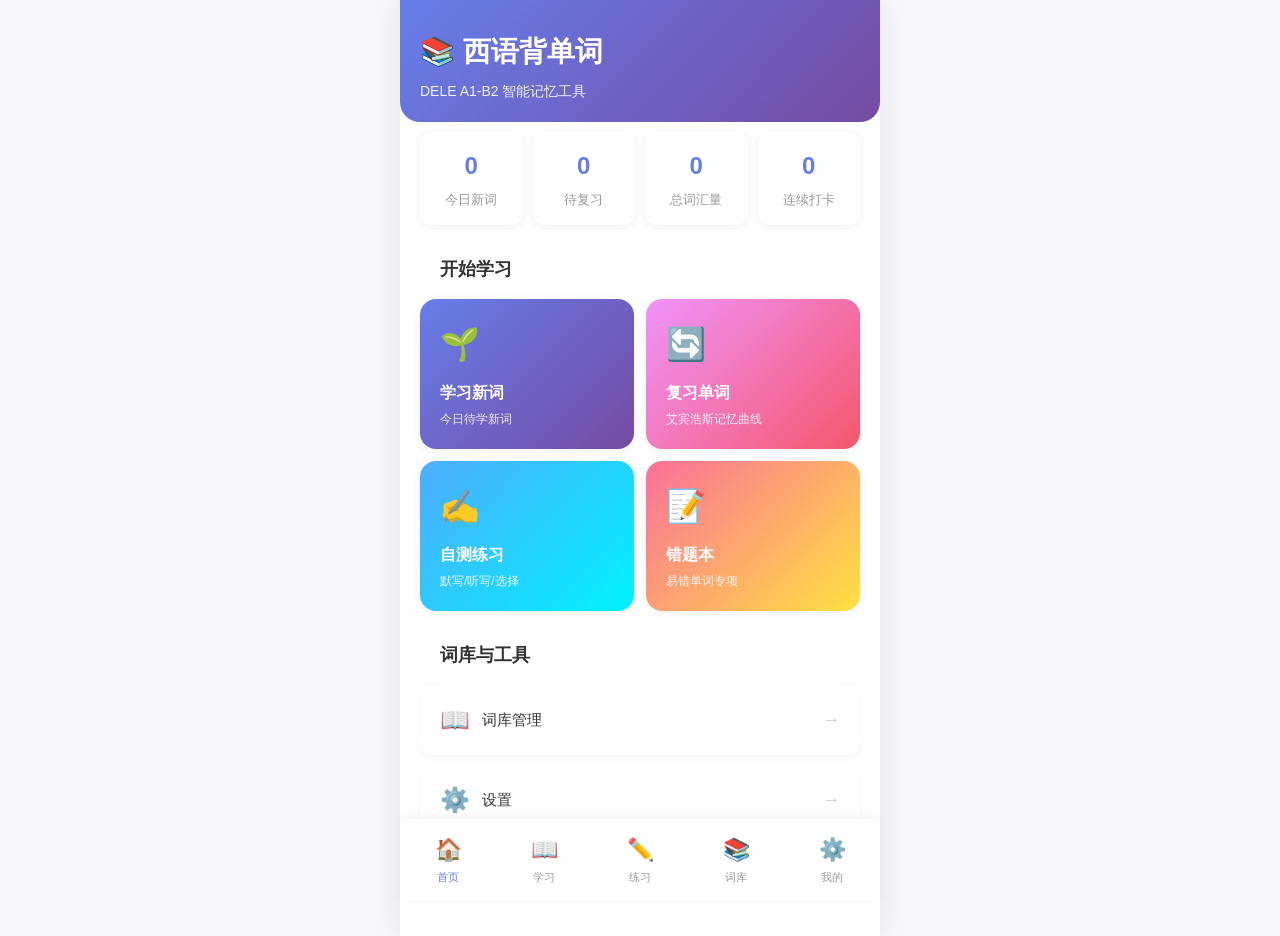
<file: index.html>
<!DOCTYPE html>
<html lang="zh-CN">
<head>
    <meta charset="UTF-8">
    <meta name="viewport" content="width=device-width, initial-scale=1.0">
    <title>西语背单词 - 首页</title>
    <link rel="stylesheet" href="css/style.css">
</head>
<body>
    <div class="app-container">
        <!-- 顶部导航 -->
        <header class="app-header">
            <h1>📚 西语背单词</h1>
            <p class="subtitle">DELE A1-B2 智能记忆工具</p>
        </header>

        <!-- 今日学习概览卡片 -->
        <section class="stats-section">
            <div class="stats-grid">
                <div class="stat-card">
                    <div class="stat-number" id="todayNew">0</div>
                    <div class="stat-label">今日新词</div>
                </div>
                <div class="stat-card">
                    <div class="stat-number" id="todayReview">0</div>
                    <div class="stat-label">待复习</div>
                </div>
                <div class="stat-card">
                    <div class="stat-number" id="totalWords">0</div>
                    <div class="stat-label">总词汇量</div>
                </div>
                <div class="stat-card">
                    <div class="stat-number" id="streakDays">0</div>
                    <div class="stat-label">连续打卡</div>
                </div>
            </div>
        </section>

        <!-- 快捷功能入口 -->
        <section class="quick-actions">
            <h2 class="section-title">开始学习</h2>
            <div class="action-grid">
                <a href="study.html?mode=new" class="action-card primary">
                    <div class="action-icon">🌱</div>
                    <div class="action-title">学习新词</div>
                    <div class="action-desc">今日待学新词</div>
                </a>
                <a href="study.html?mode=review" class="action-card secondary">
                    <div class="action-icon">🔄</div>
                    <div class="action-title">复习单词</div>
                    <div class="action-desc">艾宾浩斯记忆曲线</div>
                </a>
                <a href="practice.html" class="action-card tertiary">
                    <div class="action-icon">✍️</div>
                    <div class="action-title">自测练习</div>
                    <div class="action-desc">默写/听写/选择</div>
                </a>
                <a href="wrong.html" class="action-card warning">
                    <div class="action-icon">📝</div>
                    <div class="action-title">错题本</div>
                    <div class="action-desc">易错单词专项</div>
                </a>
            </div>
        </section>

        <!-- 词库管理入口 -->
        <section class="tools-section">
            <h2 class="section-title">词库与工具</h2>
            <div class="tools-grid">
                <a href="vocabulary.html" class="tool-card">
                    <span class="tool-icon">📖</span>
                    <span class="tool-name">词库管理</span>
                    <span class="tool-arrow">→</span>
                </a>
                <a href="settings.html" class="tool-card">
                    <span class="tool-icon">⚙️</span>
                    <span class="tool-name">设置</span>
                    <span class="tool-arrow">→</span>
                </a>
            </div>
        </section>

        <!-- 底部导航 -->
        <nav class="bottom-nav">
            <a href="index.html" class="nav-item active">
                <span class="nav-icon">🏠</span>
                <span class="nav-label">首页</span>
            </a>
            <a href="study.html" class="nav-item">
                <span class="nav-icon">📖</span>
                <span class="nav-label">学习</span>
            </a>
            <a href="practice.html" class="nav-item">
                <span class="nav-icon">✏️</span>
                <span class="nav-label">练习</span>
            </a>
            <a href="vocabulary.html" class="nav-item">
                <span class="nav-icon">📚</span>
                <span class="nav-label">词库</span>
            </a>
            <a href="settings.html" class="nav-item">
                <span class="nav-icon">⚙️</span>
                <span class="nav-label">我的</span>
            </a>
        </nav>
    </div>

    <script src="js/storage.js"></script>
    <script src="js/app.js"></script>
    <script>
        // 初始化首页数据
        document.addEventListener('DOMContentLoaded', function() {
            const stats = getStudyStats();
            document.getElementById('todayNew').textContent = stats.todayNewCount;
            document.getElementById('todayReview').textContent = stats.todayReviewCount;
            document.getElementById('totalWords').textContent = stats.totalWords;
            document.getElementById('streakDays').textContent = stats.streakDays;
        });
    </script>
</body>
</html>
</file>
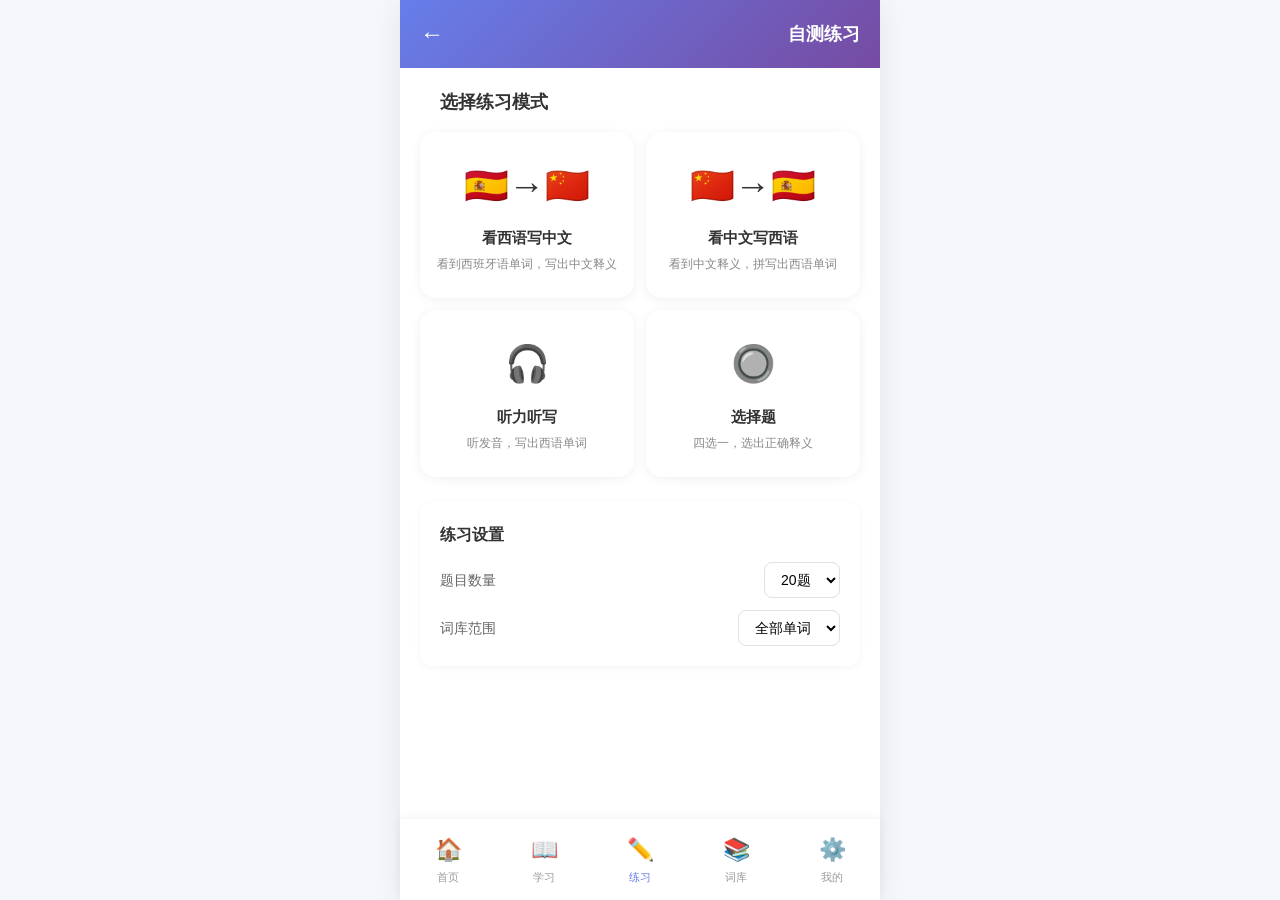
<file: practice.html>
<!DOCTYPE html>
<html lang="zh-CN">
<head>
    <meta charset="UTF-8">
    <meta name="viewport" content="width=device-width, initial-scale=1.0">
    <title>自测练习 - 西语背单词</title>
    <link rel="stylesheet" href="css/style.css">
</head>
<body>
    <div class="app-container">
        <!-- 顶部导航 -->
        <header class="page-header">
            <button class="back-btn" onclick="history.back()">←</button>
            <h1>自测练习</h1>
        </header>

        <!-- 练习模式选择 -->
        <div class="mode-select" id="modeSelect">
            <h2 class="section-title">选择练习模式</h2>
            <div class="mode-grid">
                <div class="mode-card" onclick="startPractice('es2cn')">
                    <div class="mode-icon">🇪🇸→🇨🇳</div>
                    <h3>看西语写中文</h3>
                    <p>看到西班牙语单词，写出中文释义</p>
                </div>
                <div class="mode-card" onclick="startPractice('cn2es')">
                    <div class="mode-icon">🇨🇳→🇪🇸</div>
                    <h3>看中文写西语</h3>
                    <p>看到中文释义，拼写出西语单词</p>
                </div>
                <div class="mode-card" onclick="startPractice('listening')">
                    <div class="mode-icon">🎧</div>
                    <h3>听力听写</h3>
                    <p>听发音，写出西语单词</p>
                </div>
                <div class="mode-card" onclick="startPractice('choice')">
                    <div class="mode-icon">🔘</div>
                    <h3>选择题</h3>
                    <p>四选一，选出正确释义</p>
                </div>
            </div>

            <div class="practice-settings">
                <h3>练习设置</h3>
                <div class="setting-row">
                    <label>题目数量</label>
                    <select id="questionCount">
                        <option value="10">10题</option>
                        <option value="20" selected>20题</option>
                        <option value="30">30题</option>
                        <option value="50">50题</option>
                    </select>
                </div>
                <div class="setting-row">
                    <label>词库范围</label>
                    <select id="wordScope">
                        <option value="all">全部单词</option>
                        <option value="learned">已学单词</option>
                        <option value="wrong">错题本</option>
                    </select>
                </div>
            </div>
        </div>

        <!-- 练习进行中 -->
        <div class="practice-area" id="practiceArea" style="display:none">
            <div class="practice-header">
                <div class="practice-progress">
                    <span id="currentQ">1</span>/<span id="totalQ">20</span>
                </div>
                <div class="practice-score">
                    正确: <span id="correctCount">0</span>
                </div>
            </div>
            <div class="progress-bar-container">
                <div class="progress-bar" id="practiceProgress"></div>
            </div>

            <!-- 题目区域 -->
            <div class="question-card">
                <div class="question-type" id="questionType">看西语写中文</div>
                <div class="question-content" id="questionContent">
                    <h2 class="question-word" id="questionWord">hola</h2>
                    <button class="pronounce-btn small" onclick="pronounceQuestion()" id="listenBtn" style="display:none">
                        🔊 再听一遍
                    </button>
                </div>

                <!-- 填空题 -->
                <div class="answer-input" id="answerInputArea">
                    <input type="text" id="answerInput" placeholder="请输入答案..." autocomplete="off">
                    <button class="submit-btn" onclick="submitAnswer()">提交</button>
                </div>

                <!-- 选择题选项 -->
                <div class="choice-options" id="choiceOptions" style="display:none">
                    <!-- 选项通过JS动态生成 -->
                </div>

                <!-- 答案反馈 -->
                <div class="answer-feedback" id="answerFeedback" style="display:none">
                    <div class="feedback-icon" id="feedbackIcon">✅</div>
                    <div class="feedback-text">
                        <div class="correct-answer" id="correctAnswer"></div>
                        <div class="your-answer" id="yourAnswer"></div>
                    </div>
                    <button class="next-btn" onclick="nextQuestion()">下一题 →</button>
                </div>
            </div>
        </div>

        <!-- 练习结果 -->
        <div class="result-area" id="resultArea" style="display:none">
            <div class="result-card">
                <div class="result-icon" id="resultIcon">🎉</div>
                <h2>练习完成！</h2>
                <div class="result-score">
                    <div class="score-big" id="finalScore">0</div>
                    <div class="score-label">得分</div>
                </div>
                <div class="result-stats">
                    <div class="result-stat">
                        <span class="stat-value" id="totalQuestions">0</span>
                        <span class="stat-label">总题数</span>
                    </div>
                    <div class="result-stat correct">
                        <span class="stat-value" id="totalCorrect">0</span>
                        <span class="stat-label">正确</span>
                    </div>
                    <div class="result-stat wrong">
                        <span class="stat-value" id="totalWrong">0</span>
                        <span class="stat-label">错误</span>
                    </div>
                    <div class="result-stat">
                        <span class="stat-value" id="accuracyPercent">0%</span>
                        <span class="stat-label">正确率</span>
                    </div>
                </div>
                <div class="result-actions">
                    <button class="btn-primary" onclick="restartPractice()">再来一次</button>
                    <button class="btn-secondary" onclick="viewWrongAnswers()">查看错题</button>
                    <button class="btn-secondary" onclick="backToModes()">返回模式选择</button>
                </div>
            </div>
        </div>
    </div>

    <!-- 底部导航 -->
    <nav class="bottom-nav">
        <a href="index.html" class="nav-item">
            <span class="nav-icon">🏠</span>
            <span class="nav-label">首页</span>
        </a>
        <a href="study.html" class="nav-item">
            <span class="nav-icon">📖</span>
            <span class="nav-label">学习</span>
        </a>
        <a href="practice.html" class="nav-item active">
            <span class="nav-icon">✏️</span>
            <span class="nav-label">练习</span>
        </a>
        <a href="vocabulary.html" class="nav-item">
            <span class="nav-icon">📚</span>
            <span class="nav-label">词库</span>
        </a>
        <a href="settings.html" class="nav-item">
            <span class="nav-icon">⚙️</span>
            <span class="nav-label">我的</span>
        </a>
    </nav>

    <script src="js/storage.js"></script>
    <script src="js/practice.js"></script>
</body>
</html>
</file>
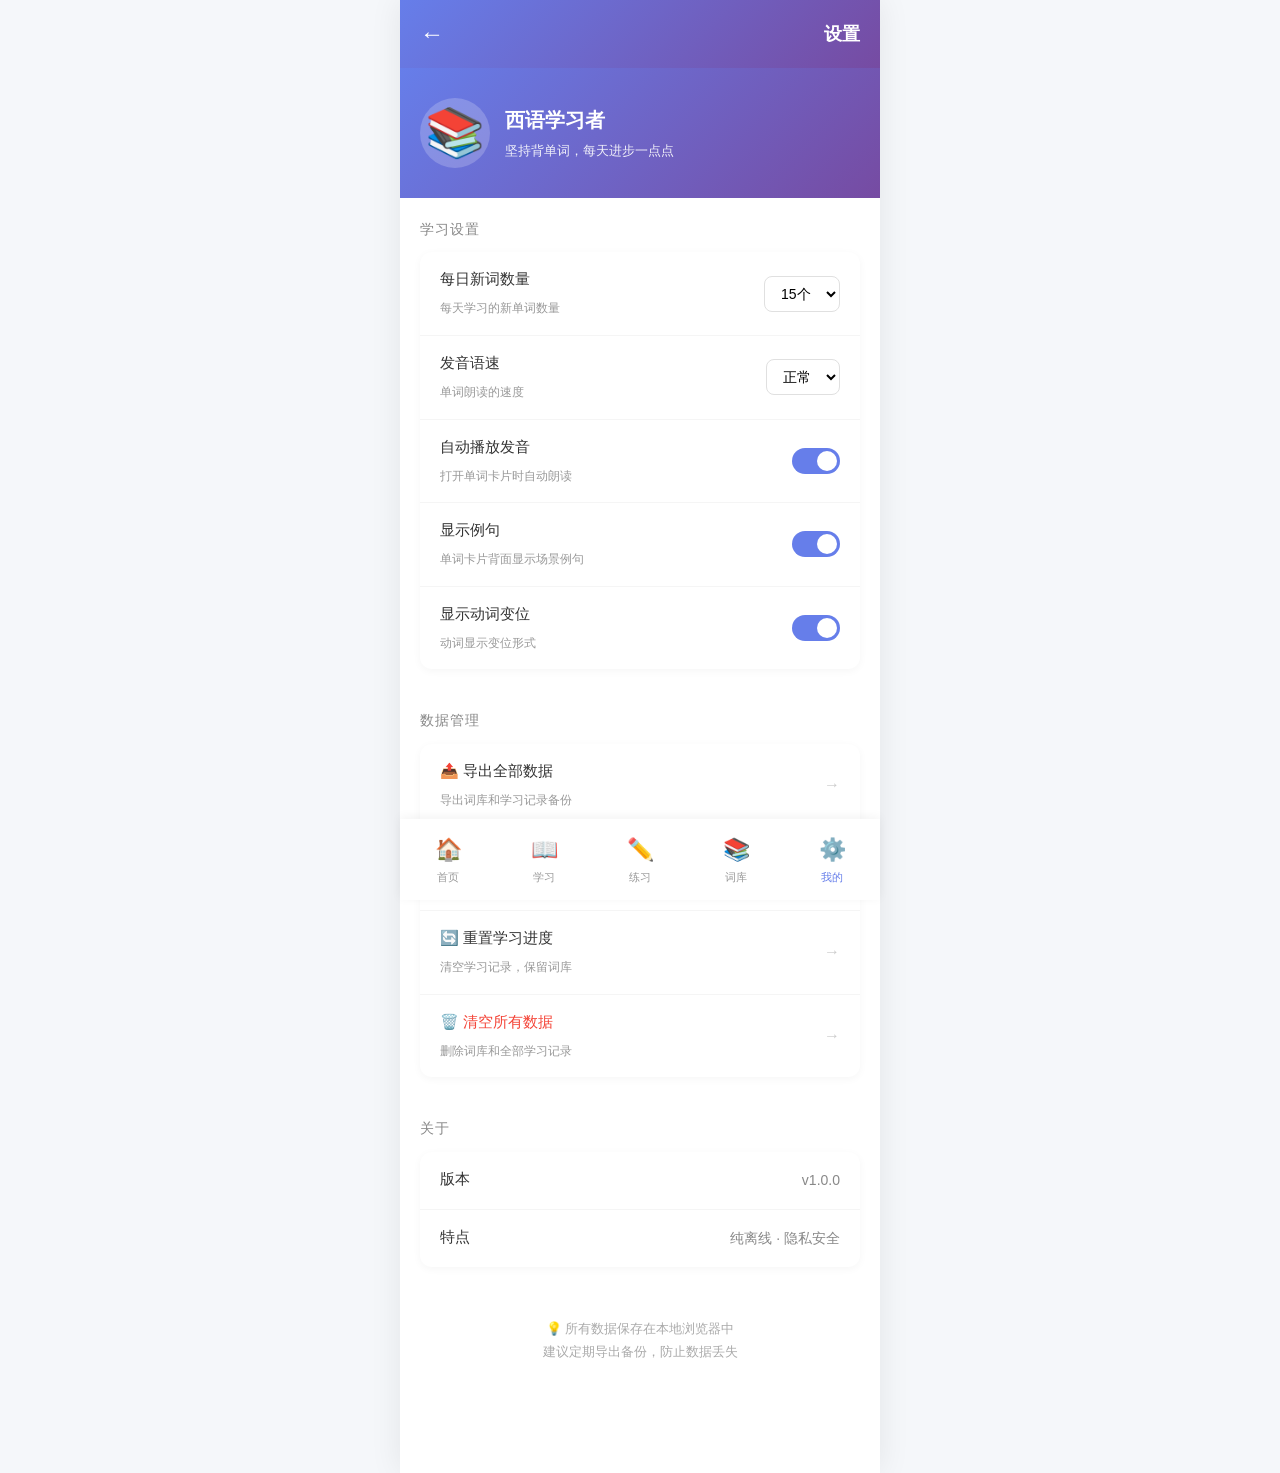
<file: settings.html>
<!DOCTYPE html>
<html lang="zh-CN">
<head>
    <meta charset="UTF-8">
    <meta name="viewport" content="width=device-width, initial-scale=1.0">
    <title>设置 - 西语背单词</title>
    <link rel="stylesheet" href="css/style.css">
</head>
<body>
    <div class="app-container">
        <!-- 顶部导航 -->
        <header class="page-header">
            <button class="back-btn" onclick="history.back()">←</button>
            <h1>设置</h1>
        </header>

        <!-- 用户数据概览 -->
        <section class="user-stats-section">
            <div class="user-avatar">📚</div>
            <div class="user-info">
                <h2>西语学习者</h2>
                <p>坚持背单词，每天进步一点点</p>
            </div>
        </section>

        <!-- 学习设置 -->
        <section class="settings-section">
            <h3 class="settings-title">学习设置</h3>
            <div class="settings-list">
                <div class="setting-item">
                    <div class="setting-info">
                        <span class="setting-name">每日新词数量</span>
                        <span class="setting-desc">每天学习的新单词数量</span>
                    </div>
                    <select id="dailyNewWords" onchange="saveSetting('dailyNewWords', this.value)">
                        <option value="5">5个</option>
                        <option value="10">10个</option>
                        <option value="15" selected>15个</option>
                        <option value="20">20个</option>
                        <option value="30">30个</option>
                        <option value="50">50个</option>
                    </select>
                </div>

                <div class="setting-item">
                    <div class="setting-info">
                        <span class="setting-name">发音语速</span>
                        <span class="setting-desc">单词朗读的速度</span>
                    </div>
                    <select id="speechRate" onchange="saveSetting('speechRate', this.value)">
                        <option value="0.5">慢速</option>
                        <option value="0.8" selected>正常</option>
                        <option value="1">快速</option>
                    </select>
                </div>

                <div class="setting-item">
                    <div class="setting-info">
                        <span class="setting-name">自动播放发音</span>
                        <span class="setting-desc">打开单词卡片时自动朗读</span>
                    </div>
                    <label class="switch">
                        <input type="checkbox" id="autoPronounce" onchange="saveSetting('autoPronounce', this.checked)" checked>
                        <span class="slider"></span>
                    </label>
                </div>

                <div class="setting-item">
                    <div class="setting-info">
                        <span class="setting-name">显示例句</span>
                        <span class="setting-desc">单词卡片背面显示场景例句</span>
                    </div>
                    <label class="switch">
                        <input type="checkbox" id="showExample" onchange="saveSetting('showExample', this.checked)" checked>
                        <span class="slider"></span>
                    </label>
                </div>

                <div class="setting-item">
                    <div class="setting-info">
                        <span class="setting-name">显示动词变位</span>
                        <span class="setting-desc">动词显示变位形式</span>
                    </div>
                    <label class="switch">
                        <input type="checkbox" id="showConjugation" onchange="saveSetting('showConjugation', this.checked)" checked>
                        <span class="slider"></span>
                    </label>
                </div>
            </div>
        </section>

        <!-- 数据管理 -->
        <section class="settings-section">
            <h3 class="settings-title">数据管理</h3>
            <div class="settings-list">
                <div class="setting-item clickable" onclick="exportAllData()">
                    <div class="setting-info">
                        <span class="setting-name">📤 导出全部数据</span>
                        <span class="setting-desc">导出词库和学习记录备份</span>
                    </div>
                    <span class="setting-arrow">→</span>
                </div>

                <div class="setting-item clickable" onclick="document.getElementById('importFile').click()">
                    <div class="setting-info">
                        <span class="setting-name">📥 导入数据备份</span>
                        <span class="setting-desc">从备份文件恢复数据</span>
                    </div>
                    <span class="setting-arrow">→</span>
                    <input type="file" id="importFile" accept=".json" onchange="importAllData(event)" style="display:none">
                </div>

                <div class="setting-item clickable" onclick="resetStudyProgress()">
                    <div class="setting-info">
                        <span class="setting-name">🔄 重置学习进度</span>
                        <span class="setting-desc">清空学习记录，保留词库</span>
                    </div>
                    <span class="setting-arrow">→</span>
                </div>

                <div class="setting-item clickable danger" onclick="clearAllData()">
                    <div class="setting-info">
                        <span class="setting-name">🗑️ 清空所有数据</span>
                        <span class="setting-desc">删除词库和全部学习记录</span>
                    </div>
                    <span class="setting-arrow">→</span>
                </div>
            </div>
        </section>

        <!-- 关于 -->
        <section class="settings-section">
            <h3 class="settings-title">关于</h3>
            <div class="settings-list">
                <div class="setting-item">
                    <div class="setting-info">
                        <span class="setting-name">版本</span>
                    </div>
                    <span class="setting-value">v1.0.0</span>
                </div>
                <div class="setting-item">
                    <div class="setting-info">
                        <span class="setting-name">特点</span>
                    </div>
                    <span class="setting-value">纯离线 · 隐私安全</span>
                </div>
            </div>
        </section>

        <!-- 底部说明 -->
        <div class="footer-note">
            <p>💡 所有数据保存在本地浏览器中</p>
            <p>建议定期导出备份，防止数据丢失</p>
        </div>
    </div>

    <!-- 底部导航 -->
    <nav class="bottom-nav">
        <a href="index.html" class="nav-item">
            <span class="nav-icon">🏠</span>
            <span class="nav-label">首页</span>
        </a>
        <a href="study.html" class="nav-item">
            <span class="nav-icon">📖</span>
            <span class="nav-label">学习</span>
        </a>
        <a href="practice.html" class="nav-item">
            <span class="nav-icon">✏️</span>
            <span class="nav-label">练习</span>
        </a>
        <a href="vocabulary.html" class="nav-item">
            <span class="nav-icon">📚</span>
            <span class="nav-label">词库</span>
        </a>
        <a href="settings.html" class="nav-item active">
            <span class="nav-icon">⚙️</span>
            <span class="nav-label">我的</span>
        </a>
    </nav>

    <script src="js/storage.js"></script>
    <script src="js/settings.js"></script>
</body>
</html>
</file>
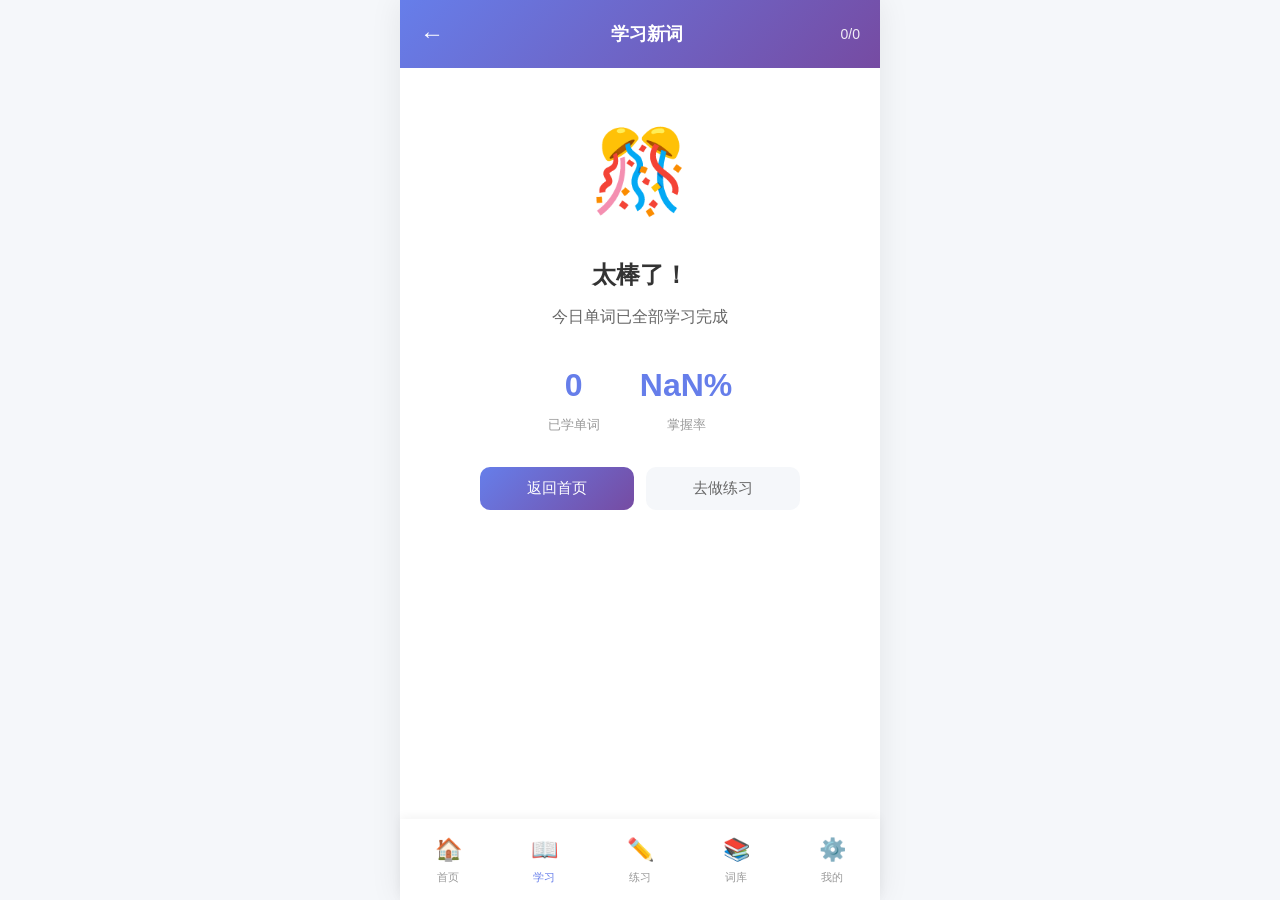
<file: study.html>
<!DOCTYPE html>
<html lang="zh-CN">
<head>
    <meta charset="UTF-8">
    <meta name="viewport" content="width=device-width, initial-scale=1.0">
    <title>单词学习 - 西语背单词</title>
    <link rel="stylesheet" href="css/style.css">
</head>
<body>
    <div class="app-container">
        <!-- 顶部导航 -->
        <header class="page-header">
            <button class="back-btn" onclick="history.back()">←</button>
            <h1 id="pageTitle">学习新词</h1>
            <div class="progress-info">
                <span id="currentIndex">0</span>/<span id="totalCount">0</span>
            </div>
        </header>

        <!-- 进度条 -->
        <div class="progress-bar-container">
            <div class="progress-bar" id="progressBar"></div>
        </div>

        <!-- 单词卡片区域 -->
        <div class="study-area">
            <div class="word-card" id="wordCard" onclick="flipCard()">
                <div class="card-front">
                    <div class="word-level" id="wordLevel">A1</div>
                    <h2 class="word-spanish" id="wordSpanish">hola</h2>
                    <button class="pronounce-btn" onclick="event.stopPropagation(); pronounceWord()" id="pronounceBtn">
                        🔊 播放发音
                    </button>
                    <p class="card-hint">点击卡片查看释义</p>
                </div>
                <div class="card-back">
                    <div class="word-type" id="wordType">感叹词</div>
                    <h3 class="word-chinese" id="wordChinese">你好</h3>
                    <div class="word-conjugation" id="wordConjugation" style="display:none"></div>
                    <div class="word-example" id="wordExample" style="display:none"></div>
                </div>
            </div>
        </div>

        <!-- 记忆评级按钮 -->
        <div class="rating-area" id="ratingArea" style="display:none">
            <p class="rating-title">你记住这个单词了吗？</p>
            <div class="rating-buttons">
                <button class="rating-btn bad" onclick="rateWord('bad')">
                    <span class="rating-emoji">😫</span>
                    <span class="rating-label">没记住</span>
                    <span class="rating-next">1天后复习</span>
                </button>
                <button class="rating-btn medium" onclick="rateWord('medium')">
                    <span class="rating-emoji">🤔</span>
                    <span class="rating-label">有点印象</span>
                    <span class="rating-next">3天后复习</span>
                </button>
                <button class="rating-btn good" onclick="rateWord('good')">
                    <span class="rating-emoji">😊</span>
                    <span class="rating-label">记住了</span>
                    <span class="rating-next">7天后复习</span>
                </button>
                <button class="rating-btn perfect" onclick="rateWord('perfect')">
                    <span class="rating-emoji">🎉</span>
                    <span class="rating-label">非常熟</span>
                    <span class="rating-next">15天后复习</span>
                </button>
            </div>
        </div>

        <!-- 完成状态 -->
        <div class="complete-state" id="completeState" style="display:none">
            <div class="complete-icon">🎊</div>
            <h2>太棒了！</h2>
            <p id="completeMessage">今日单词已全部学习完成</p>
            <div class="complete-stats">
                <div class="complete-stat">
                    <span class="stat-num" id="learnedCount">0</span>
                    <span class="stat-label">已学单词</span>
                </div>
                <div class="complete-stat">
                    <span class="stat-num" id="accuracyRate">0%</span>
                    <span class="stat-label">掌握率</span>
                </div>
            </div>
            <div class="complete-actions">
                <button class="btn-primary" onclick="goHome()">返回首页</button>
                <button class="btn-secondary" onclick="startPractice()">去做练习</button>
            </div>
        </div>
    </div>

    <!-- 底部导航 -->
    <nav class="bottom-nav">
        <a href="index.html" class="nav-item">
            <span class="nav-icon">🏠</span>
            <span class="nav-label">首页</span>
        </a>
        <a href="study.html" class="nav-item active">
            <span class="nav-icon">📖</span>
            <span class="nav-label">学习</span>
        </a>
        <a href="practice.html" class="nav-item">
            <span class="nav-icon">✏️</span>
            <span class="nav-label">练习</span>
        </a>
        <a href="vocabulary.html" class="nav-item">
            <span class="nav-icon">📚</span>
            <span class="nav-label">词库</span>
        </a>
        <a href="settings.html" class="nav-item">
            <span class="nav-icon">⚙️</span>
            <span class="nav-label">我的</span>
        </a>
    </nav>

    <script src="js/storage.js"></script>
    <script src="js/study.js"></script>
</body>
</html>
</file>
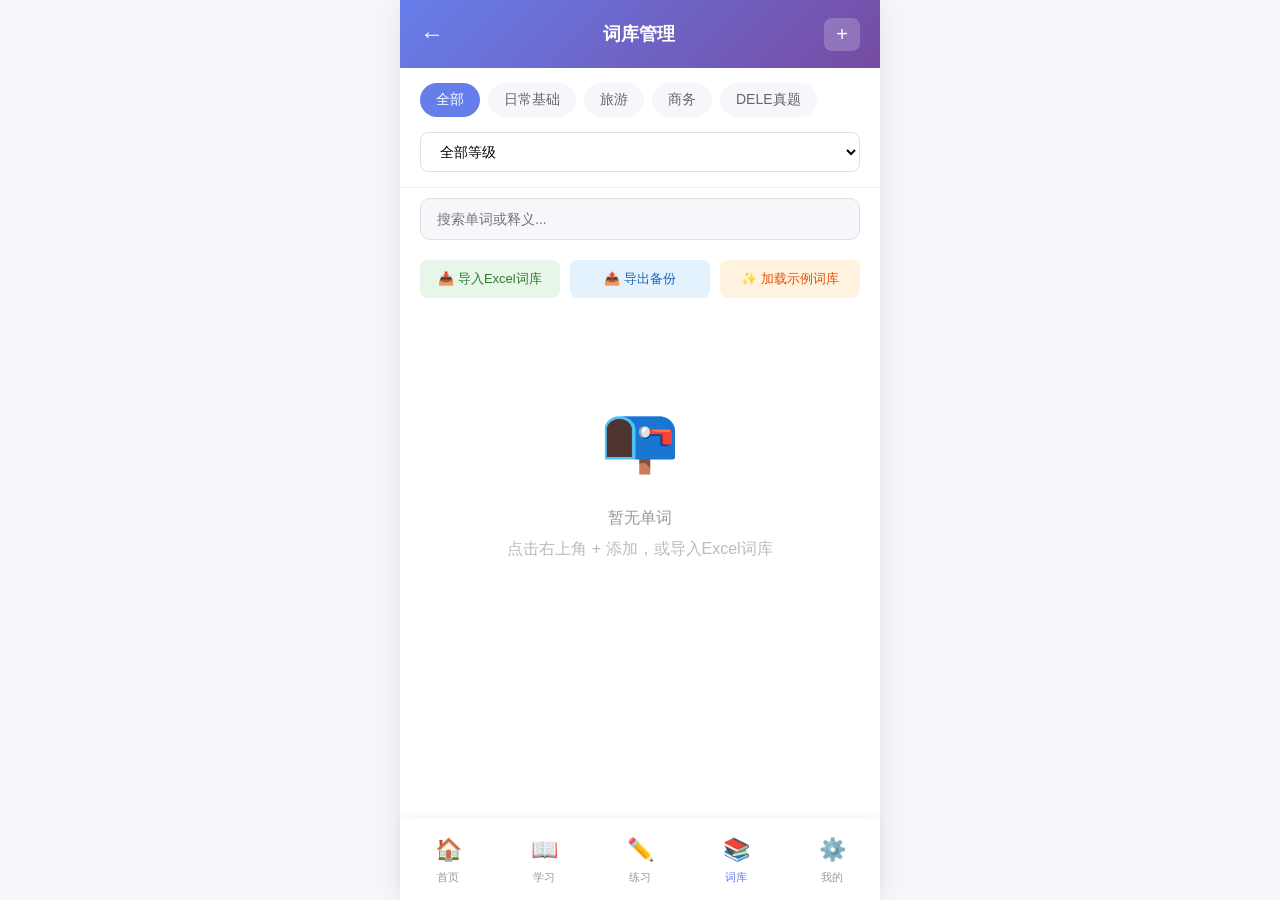
<file: vocabulary.html>
<!DOCTYPE html>
<html lang="zh-CN">
<head>
    <meta charset="UTF-8">
    <meta name="viewport" content="width=device-width, initial-scale=1.0">
    <title>词库管理 - 西语背单词</title>
    <link rel="stylesheet" href="css/style.css">
</head>
<body>
    <div class="app-container">
        <!-- 顶部导航 -->
        <header class="page-header">
            <button class="back-btn" onclick="history.back()">←</button>
            <h1>词库管理</h1>
            <button class="add-btn" onclick="showAddWordModal()">+</button>
        </header>

        <!-- 分类筛选 -->
        <div class="filter-bar">
            <div class="category-tabs">
                <button class="tab-btn active" data-category="all">全部</button>
                <button class="tab-btn" data-category="daily">日常基础</button>
                <button class="tab-btn" data-category="travel">旅游</button>
                <button class="tab-btn" data-category="business">商务</button>
                <button class="tab-btn" data-category="dele">DELE真题</button>
            </div>
            <div class="level-filter">
                <select id="levelFilter" onchange="filterWords()">
                    <option value="all">全部等级</option>
                    <option value="A1">A1</option>
                    <option value="A2">A2</option>
                    <option value="B1">B1</option>
                    <option value="B2">B2</option>
                    <option value="C1">C1</option>
                </select>
            </div>
        </div>

        <!-- 搜索栏 -->
        <div class="search-bar">
            <input type="text" id="searchInput" placeholder="搜索单词或释义..." oninput="filterWords()">
        </div>

        <!-- 导入导出工具栏 -->
        <div class="toolbar">
            <button class="import-btn" onclick="importVocabulary()">📥 导入Excel词库</button>
            <button class="export-btn" onclick="exportVocabulary()">📤 导出备份</button>
            <button class="sample-btn" onclick="loadSampleVocabulary()">✨ 加载示例词库</button>
        </div>

        <!-- 单词列表 -->
        <div class="word-list" id="wordList">
            <!-- 单词卡片将通过JS动态生成 -->
        </div>

        <!-- 空状态提示 -->
        <div class="empty-state" id="emptyState" style="display:none">
            <div class="empty-icon">📭</div>
            <p>暂无单词</p>
            <p class="empty-desc">点击右上角 + 添加，或导入Excel词库</p>
        </div>
    </div>

    <!-- 添加/编辑单词弹窗 -->
    <div class="modal" id="wordModal">
        <div class="modal-content">
            <div class="modal-header">
                <h3 id="modalTitle">添加单词</h3>
                <button class="close-btn" onclick="closeWordModal()">×</button>
            </div>
            <div class="modal-body">
                <form id="wordForm">
                    <input type="hidden" id="wordId">
                    <div class="form-group">
                        <label>西班牙语单词 *</label>
                        <input type="text" id="spanishInput" required placeholder="例如：hola">
                    </div>
                    <div class="form-group">
                        <label>词性</label>
                        <input type="text" id="typeInput" placeholder="例如：名词、动词、形容词">
                    </div>
                    <div class="form-group">
                        <label>中文释义 *</label>
                        <input type="text" id="chineseInput" required placeholder="例如：你好">
                    </div>
                    <div class="form-group">
                        <label>动词变位</label>
                        <textarea id="conjugationInput" rows="3" placeholder="如是动词，可填写变位形式"></textarea>
                    </div>
                    <div class="form-group">
                        <label>场景例句</label>
                        <textarea id="exampleInput" rows="2" placeholder="例如：¡Hola! ¿Cómo estás?"></textarea>
                    </div>
                    <div class="form-row">
                        <div class="form-group">
                            <label>难度等级</label>
                            <select id="levelInput">
                                <option value="A1">A1</option>
                                <option value="A2">A2</option>
                                <option value="B1">B1</option>
                                <option value="B2">B2</option>
                                <option value="C1">C1</option>
                            </select>
                        </div>
                        <div class="form-group">
                            <label>分类</label>
                            <select id="categoryInput">
                                <option value="daily">日常基础</option>
                                <option value="travel">旅游</option>
                                <option value="business">商务</option>
                                <option value="dele">DELE真题</option>
                            </select>
                        </div>
                    </div>
                    <div class="form-group checkbox-group">
                        <label>
                            <input type="checkbox" id="highFreqInput"> 标记为高频词
                        </label>
                    </div>
                </form>
            </div>
            <div class="modal-footer">
                <button class="btn-secondary" onclick="closeWordModal()">取消</button>
                <button class="btn-primary" onclick="saveWord()">保存</button>
            </div>
        </div>
    </div>

    <!-- 底部导航 -->
    <nav class="bottom-nav">
        <a href="index.html" class="nav-item">
            <span class="nav-icon">🏠</span>
            <span class="nav-label">首页</span>
        </a>
        <a href="study.html" class="nav-item">
            <span class="nav-icon">📖</span>
            <span class="nav-label">学习</span>
        </a>
        <a href="practice.html" class="nav-item">
            <span class="nav-icon">✏️</span>
            <span class="nav-label">练习</span>
        </a>
        <a href="vocabulary.html" class="nav-item active">
            <span class="nav-icon">📚</span>
            <span class="nav-label">词库</span>
        </a>
        <a href="settings.html" class="nav-item">
            <span class="nav-icon">⚙️</span>
            <span class="nav-label">我的</span>
        </a>
    </nav>

    <script src="js/storage.js"></script>
    <script src="js/vocabulary.js"></script>
</body>
</html>
</file>
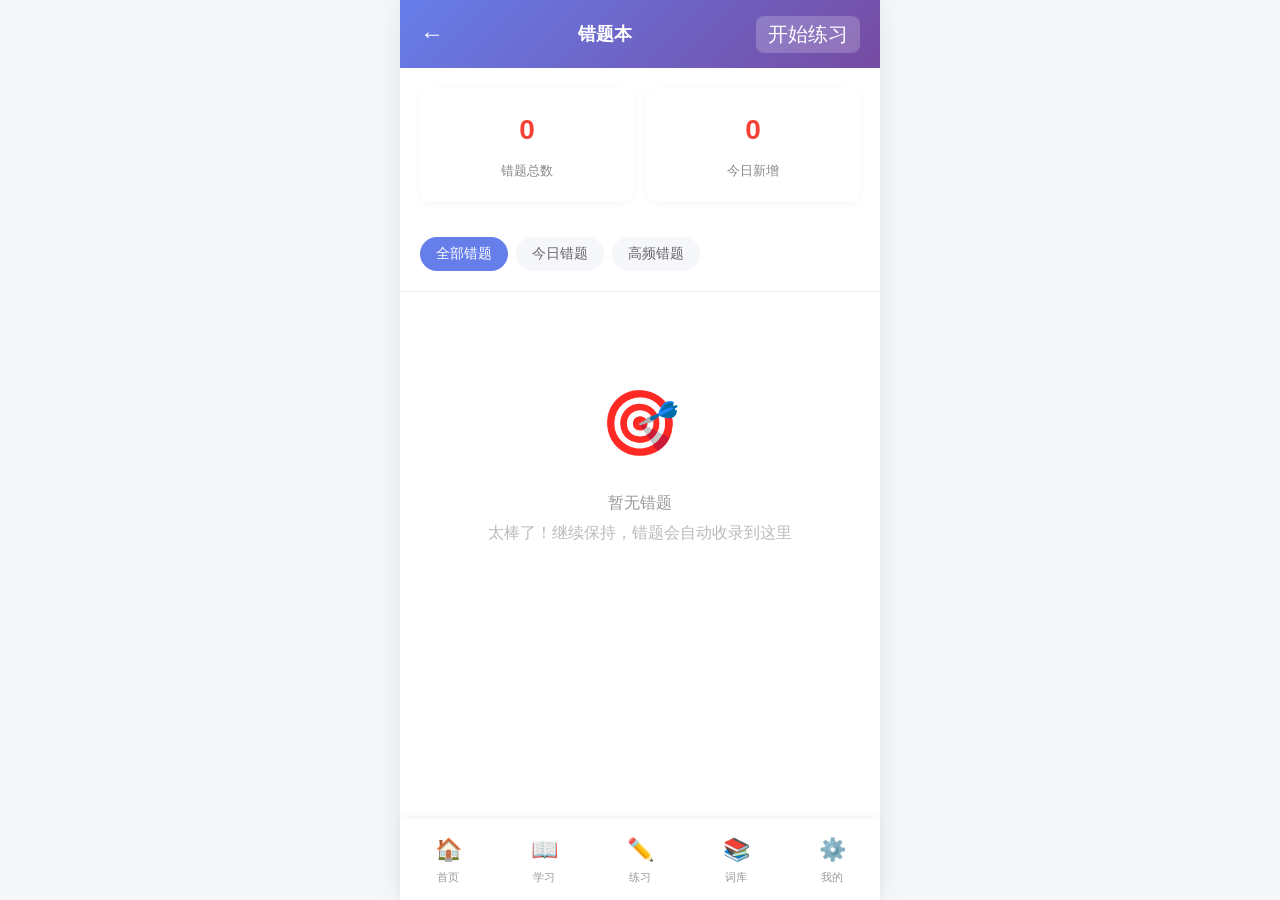
<file: wrong.html>
<!DOCTYPE html>
<html lang="zh-CN">
<head>
    <meta charset="UTF-8">
    <meta name="viewport" content="width=device-width, initial-scale=1.0">
    <title>错题本 - 西语背单词</title>
    <link rel="stylesheet" href="css/style.css">
</head>
<body>
    <div class="app-container">
        <!-- 顶部导航 -->
        <header class="page-header">
            <button class="back-btn" onclick="history.back()">←</button>
            <h1>错题本</h1>
            <button class="action-btn" onclick="startWrongPractice()">开始练习</button>
        </header>

        <!-- 错题统计 -->
        <div class="wrong-stats">
            <div class="wrong-stat-card">
                <span class="stat-num" id="wrongTotal">0</span>
                <span class="stat-label">错题总数</span>
            </div>
            <div class="wrong-stat-card">
                <span class="stat-num" id="wrongToday">0</span>
                <span class="stat-label">今日新增</span>
            </div>
        </div>

        <!-- 筛选栏 -->
        <div class="filter-bar">
            <div class="category-tabs">
                <button class="tab-btn active" data-filter="all">全部错题</button>
                <button class="tab-btn" data-filter="today">今日错题</button>
                <button class="tab-btn" data-filter="frequent">高频错题</button>
            </div>
        </div>

        <!-- 错题列表 -->
        <div class="wrong-list" id="wrongList">
            <!-- 错题卡片通过JS动态生成 -->
        </div>

        <!-- 空状态 -->
        <div class="empty-state" id="emptyWrong" style="display:none">
            <div class="empty-icon">🎯</div>
            <p>暂无错题</p>
            <p class="empty-desc">太棒了！继续保持，错题会自动收录到这里</p>
        </div>

        <!-- 底部操作栏 -->
        <div class="bottom-actions" id="bottomActions" style="display:none">
            <button class="btn-secondary" onclick="clearAllWrong()">清空错题本</button>
            <button class="btn-primary" onclick="startWrongPractice()">错题专项练习</button>
        </div>
    </div>

    <!-- 底部导航 -->
    <nav class="bottom-nav">
        <a href="index.html" class="nav-item">
            <span class="nav-icon">🏠</span>
            <span class="nav-label">首页</span>
        </a>
        <a href="study.html" class="nav-item">
            <span class="nav-icon">📖</span>
            <span class="nav-label">学习</span>
        </a>
        <a href="practice.html" class="nav-item">
            <span class="nav-icon">✏️</span>
            <span class="nav-label">练习</span>
        </a>
        <a href="vocabulary.html" class="nav-item">
            <span class="nav-icon">📚</span>
            <span class="nav-label">词库</span>
        </a>
        <a href="settings.html" class="nav-item">
            <span class="nav-icon">⚙️</span>
            <span class="nav-label">我的</span>
        </a>
    </nav>

    <script src="js/storage.js"></script>
    <script src="js/wrong.js"></script>
</body>
</html>
</file>
<file: css/style.css>
/* ===== 全局样式重置 ===== */
* {
    margin: 0;
    padding: 0;
    box-sizing: border-box;
    -webkit-tap-highlight-color: transparent;
}

body {
    font-family: -apple-system, BlinkMacSystemFont, 'Segoe UI', 'PingFang SC', 'Hiragino Sans GB', 'Microsoft YaHei', sans-serif;
    background-color: #f5f7fa;
    color: #333;
    line-height: 1.6;
    font-size: 16px;
}

/* ===== 应用容器 ===== */
.app-container {
    max-width: 480px;
    margin: 0 auto;
    min-height: 100vh;
    background-color: #fff;
    padding-bottom: 80px;
    position: relative;
}

/* ===== 顶部导航 ===== */
.app-header {
    padding: 30px 20px 20px;
    background: linear-gradient(135deg, #667eea 0%, #764ba2 100%);
    color: white;
    border-radius: 0 0 20px 20px;
}

.app-header h1 {
    font-size: 28px;
    font-weight: 700;
    margin-bottom: 5px;
}

.app-header .subtitle {
    font-size: 14px;
    opacity: 0.9;
}

.page-header {
    display: flex;
    align-items: center;
    justify-content: space-between;
    padding: 15px 20px;
    background: linear-gradient(135deg, #667eea 0%, #764ba2 100%);
    color: white;
    position: sticky;
    top: 0;
    z-index: 100;
}

.page-header h1 {
    font-size: 18px;
    font-weight: 600;
}

.back-btn {
    background: none;
    border: none;
    color: white;
    font-size: 24px;
    cursor: pointer;
    padding: 5px 10px;
    margin-left: -10px;
}

.add-btn, .action-btn {
    background: rgba(255, 255, 255, 0.2);
    border: none;
    color: white;
    font-size: 20px;
    cursor: pointer;
    padding: 5px 12px;
    border-radius: 8px;
    font-weight: 500;
}

.progress-info {
    font-size: 14px;
    opacity: 0.9;
}

/* ===== 统计卡片 ===== */
.stats-section {
    padding: 20px;
    margin-top: -10px;
}

.stats-grid {
    display: grid;
    grid-template-columns: repeat(4, 1fr);
    gap: 10px;
}

.stat-card {
    background: white;
    border-radius: 12px;
    padding: 15px 10px;
    text-align: center;
    box-shadow: 0 2px 8px rgba(0, 0, 0, 0.06);
}

.stat-number {
    font-size: 24px;
    font-weight: 700;
    color: #667eea;
    margin-bottom: 4px;
}

.stat-label {
    font-size: 12px;
    color: #888;
}

/* ===== 区块标题 ===== */
.section-title {
    font-size: 18px;
    font-weight: 600;
    margin-bottom: 15px;
    padding: 0 20px;
    color: #333;
}

/* ===== 快捷功能入口 ===== */
.quick-actions {
    padding: 10px 20px 20px;
}

.action-grid {
    display: grid;
    grid-template-columns: repeat(2, 1fr);
    gap: 12px;
}

.action-card {
    background: white;
    border-radius: 16px;
    padding: 20px;
    text-decoration: none;
    color: inherit;
    box-shadow: 0 2px 12px rgba(0, 0, 0, 0.06);
    transition: transform 0.2s, box-shadow 0.2s;
    display: block;
}

.action-card:active {
    transform: scale(0.98);
}

.action-card.primary {
    background: linear-gradient(135deg, #667eea 0%, #764ba2 100%);
    color: white;
}

.action-card.secondary {
    background: linear-gradient(135deg, #f093fb 0%, #f5576c 100%);
    color: white;
}

.action-card.tertiary {
    background: linear-gradient(135deg, #4facfe 0%, #00f2fe 100%);
    color: white;
}

.action-card.warning {
    background: linear-gradient(135deg, #fa709a 0%, #fee140 100%);
    color: white;
}

.action-icon {
    font-size: 32px;
    margin-bottom: 10px;
}

.action-title {
    font-size: 16px;
    font-weight: 600;
    margin-bottom: 4px;
}

.action-desc {
    font-size: 12px;
    opacity: 0.9;
}

/* ===== 工具入口 ===== */
.tools-section {
    padding: 10px 20px 20px;
}

.tools-grid {
    display: flex;
    flex-direction: column;
    gap: 10px;
}

.tool-card {
    background: white;
    border-radius: 12px;
    padding: 16px 20px;
    text-decoration: none;
    color: inherit;
    display: flex;
    align-items: center;
    box-shadow: 0 2px 8px rgba(0, 0, 0, 0.04);
    transition: transform 0.2s;
}

.tool-card:active {
    transform: scale(0.98);
}

.tool-icon {
    font-size: 24px;
    margin-right: 12px;
}

.tool-name {
    flex: 1;
    font-size: 15px;
    font-weight: 500;
}

.tool-arrow {
    color: #ccc;
    font-size: 18px;
}

/* ===== 底部导航 ===== */
.bottom-nav {
    position: fixed;
    bottom: 0;
    left: 50%;
    transform: translateX(-50%);
    width: 100%;
    max-width: 480px;
    background: white;
    display: flex;
    justify-content: space-around;
    padding: 8px 0;
    box-shadow: 0 -2px 10px rgba(0, 0, 0, 0.05);
    z-index: 100;
}

.nav-item {
    display: flex;
    flex-direction: column;
    align-items: center;
    text-decoration: none;
    color: #999;
    font-size: 11px;
    padding: 5px 15px;
    transition: color 0.2s;
}

.nav-item.active {
    color: #667eea;
}

.nav-icon {
    font-size: 22px;
    margin-bottom: 2px;
}

.nav-label {
    font-size: 11px;
}

/* ===== 筛选栏 ===== */
.filter-bar {
    padding: 15px 20px;
    background: white;
    border-bottom: 1px solid #f0f0f0;
}

.category-tabs {
    display: flex;
    gap: 8px;
    overflow-x: auto;
    padding-bottom: 5px;
    -webkit-overflow-scrolling: touch;
}

.category-tabs::-webkit-scrollbar {
    display: none;
}

.tab-btn {
    flex-shrink: 0;
    padding: 8px 16px;
    border: none;
    background: #f5f7fa;
    border-radius: 20px;
    font-size: 14px;
    color: #666;
    cursor: pointer;
    transition: all 0.2s;
}

.tab-btn.active {
    background: #667eea;
    color: white;
}

.level-filter {
    margin-top: 10px;
}

.level-filter select {
    width: 100%;
    padding: 10px 15px;
    border: 1px solid #e0e0e0;
    border-radius: 8px;
    font-size: 14px;
    background: white;
}

/* ===== 搜索栏 ===== */
.search-bar {
    padding: 10px 20px;
    background: white;
}

.search-bar input {
    width: 100%;
    padding: 12px 16px;
    border: 1px solid #e0e0e0;
    border-radius: 10px;
    font-size: 14px;
    background: #f5f7fa;
}

.search-bar input:focus {
    outline: none;
    border-color: #667eea;
    background: white;
}

/* ===== 工具栏 ===== */
.toolbar {
    padding: 10px 20px;
    display: flex;
    gap: 10px;
    flex-wrap: wrap;
}

.import-btn, .export-btn, .sample-btn {
    flex: 1;
    min-width: 100px;
    padding: 10px 12px;
    border: none;
    border-radius: 8px;
    font-size: 13px;
    cursor: pointer;
    text-align: center;
    display: inline-block;
}

.import-btn {
    background: #e8f5e9;
    color: #2e7d32;
}

.export-btn {
    background: #e3f2fd;
    color: #1565c0;
}

.sample-btn {
    background: #fff3e0;
    color: #e65100;
}

/* ===== 单词列表 ===== */
.word-list {
    padding: 10px 20px;
}

.word-item {
    background: white;
    border-radius: 12px;
    padding: 15px;
    margin-bottom: 10px;
    box-shadow: 0 2px 8px rgba(0, 0, 0, 0.04);
    display: flex;
    align-items: center;
    justify-content: space-between;
}

.word-info {
    flex: 1;
}

.word-es {
    font-size: 18px;
    font-weight: 600;
    color: #333;
    margin-bottom: 4px;
}

.word-cn {
    font-size: 14px;
    color: #666;
}

.word-meta {
    display: flex;
    gap: 8px;
    margin-top: 6px;
}

.word-tag {
    font-size: 11px;
    padding: 2px 8px;
    border-radius: 10px;
    background: #f0f0f0;
    color: #888;
}

.word-tag.level-A1 { background: #e8f5e9; color: #2e7d32; }
.word-tag.level-A2 { background: #e3f2fd; color: #1565c0; }
.word-tag.level-B1 { background: #fff3e0; color: #e65100; }
.word-tag.level-B2 { background: #fce4ec; color: #c2185b; }
.word-tag.level-C1 { background: #f3e5f5; color: #7b1fa2; }

.word-actions {
    display: flex;
    gap: 8px;
}

.word-action-btn {
    background: none;
    border: none;
    font-size: 18px;
    cursor: pointer;
    padding: 5px;
    opacity: 0.6;
    transition: opacity 0.2s;
}

.word-action-btn:hover {
    opacity: 1;
}

/* ===== 空状态 ===== */
.empty-state {
    text-align: center;
    padding: 60px 20px;
    color: #999;
}

.empty-icon {
    font-size: 64px;
    margin-bottom: 15px;
}

.empty-state p {
    font-size: 16px;
    margin-bottom: 5px;
}

.empty-desc {
    font-size: 13px;
    color: #bbb;
}

/* ===== 弹窗 ===== */
.modal {
    position: fixed;
    top: 0;
    left: 0;
    width: 100%;
    height: 100%;
    background: rgba(0, 0, 0, 0.5);
    display: none;
    align-items: center;
    justify-content: center;
    z-index: 1000;
    padding: 20px;
}

.modal-content {
    background: white;
    border-radius: 16px;
    width: 100%;
    max-width: 420px;
    max-height: 90vh;
    overflow-y: auto;
    animation: modalIn 0.3s ease;
}

@keyframes modalIn {
    from {
        opacity: 0;
        transform: translateY(20px);
    }
    to {
        opacity: 1;
        transform: translateY(0);
    }
}

.modal-header {
    display: flex;
    align-items: center;
    justify-content: space-between;
    padding: 20px;
    border-bottom: 1px solid #f0f0f0;
}

.modal-header h3 {
    font-size: 18px;
    font-weight: 600;
}

.close-btn {
    background: none;
    border: none;
    font-size: 28px;
    color: #999;
    cursor: pointer;
    line-height: 1;
}

.modal-body {
    padding: 20px;
}

.modal-footer {
    display: flex;
    gap: 10px;
    padding: 15px 20px;
    border-top: 1px solid #f0f0f0;
}

/* ===== 表单 ===== */
.form-group {
    margin-bottom: 16px;
}

.form-group label {
    display: block;
    font-size: 14px;
    color: #666;
    margin-bottom: 6px;
    font-weight: 500;
}

.form-group input,
.form-group textarea,
.form-group select {
    width: 100%;
    padding: 10px 12px;
    border: 1px solid #e0e0e0;
    border-radius: 8px;
    font-size: 14px;
    font-family: inherit;
}

.form-group input:focus,
.form-group textarea:focus,
.form-group select:focus {
    outline: none;
    border-color: #667eea;
}

.form-group textarea {
    resize: vertical;
    min-height: 60px;
}

.form-row {
    display: grid;
    grid-template-columns: 1fr 1fr;
    gap: 12px;
}

.checkbox-group label {
    display: flex;
    align-items: center;
    gap: 8px;
    cursor: pointer;
    font-weight: normal;
}

.checkbox-group input {
    width: auto;
}

/* ===== 按钮 ===== */
.btn-primary, .btn-secondary {
    flex: 1;
    padding: 12px 20px;
    border: none;
    border-radius: 10px;
    font-size: 15px;
    font-weight: 500;
    cursor: pointer;
    transition: opacity 0.2s;
}

.btn-primary {
    background: linear-gradient(135deg, #667eea 0%, #764ba2 100%);
    color: white;
}

.btn-secondary {
    background: #f5f7fa;
    color: #666;
}

.btn-primary:active, .btn-secondary:active {
    opacity: 0.9;
}

/* ===== 学习页面 ===== */
.progress-bar-container {
    height: 4px;
    background: #f0f0f0;
    margin: 0 20px;
    border-radius: 2px;
    overflow: hidden;
}

.progress-bar {
    height: 100%;
    background: linear-gradient(90deg, #667eea, #764ba2);
    border-radius: 2px;
    transition: width 0.3s ease;
    width: 0%;
}

.study-area {
    padding: 30px 20px;
    min-height: 300px;
    display: flex;
    align-items: center;
    justify-content: center;
}

.word-card {
    width: 100%;
    min-height: 280px;
    perspective: 1000px;
    cursor: pointer;
}

.card-front, .card-back {
    width: 100%;
    min-height: 280px;
    background: white;
    border-radius: 20px;
    padding: 30px;
    box-shadow: 0 4px 20px rgba(0, 0, 0, 0.08);
    display: flex;
    flex-direction: column;
    align-items: center;
    justify-content: center;
    text-align: center;
    transition: transform 0.6s;
    backface-visibility: hidden;
    position: absolute;
    top: 0;
    left: 0;
}

.word-card.flipped .card-front {
    transform: rotateY(180deg);
}

.word-card.flipped .card-back {
    transform: rotateY(0deg);
}

.card-front {
    z-index: 2;
}

.card-back {
    transform: rotateY(180deg);
    background: linear-gradient(135deg, #667eea 0%, #764ba2 100%);
    color: white;
}

.word-level {
    font-size: 12px;
    padding: 4px 12px;
    background: #e8f5e9;
    color: #2e7d32;
    border-radius: 12px;
    margin-bottom: 20px;
}

.word-spanish {
    font-size: 36px;
    font-weight: 700;
    color: #333;
    margin-bottom: 20px;
}

.pronounce-btn {
    background: #f0f0f0;
    border: none;
    padding: 10px 20px;
    border-radius: 20px;
    font-size: 14px;
    cursor: pointer;
    color: #666;
    margin-bottom: 20px;
}

.pronounce-btn.small {
    padding: 8px 16px;
    font-size: 13px;
}

.card-hint {
    font-size: 13px;
    color: #aaa;
}

.word-type {
    font-size: 14px;
    opacity: 0.9;
    margin-bottom: 15px;
}

.word-chinese {
    font-size: 28px;
    font-weight: 600;
    margin-bottom: 20px;
}

.word-conjugation, .word-example {
    font-size: 14px;
    opacity: 0.9;
    margin-top: 10px;
    line-height: 1.8;
}

/* ===== 评级按钮 ===== */
.rating-area {
    padding: 20px;
}

.rating-title {
    text-align: center;
    font-size: 16px;
    color: #666;
    margin-bottom: 15px;
}

.rating-buttons {
    display: grid;
    grid-template-columns: repeat(4, 1fr);
    gap: 8px;
}

.rating-btn {
    background: white;
    border: 2px solid transparent;
    border-radius: 12px;
    padding: 15px 8px;
    cursor: pointer;
    display: flex;
    flex-direction: column;
    align-items: center;
    gap: 4px;
    transition: all 0.2s;
    box-shadow: 0 2px 8px rgba(0, 0, 0, 0.04);
}

.rating-btn:active {
    transform: scale(0.95);
}

.rating-btn.bad {
    border-color: #ffcdd2;
}

.rating-btn.bad:active {
    background: #ffebee;
}

.rating-btn.medium {
    border-color: #ffe0b2;
}

.rating-btn.medium:active {
    background: #fff3e0;
}

.rating-btn.good {
    border-color: #c8e6c9;
}

.rating-btn.good:active {
    background: #e8f5e9;
}

.rating-btn.perfect {
    border-color: #bbdefb;
}

.rating-btn.perfect:active {
    background: #e3f2fd;
}

.rating-emoji {
    font-size: 24px;
}

.rating-label {
    font-size: 13px;
    font-weight: 500;
    color: #333;
}

.rating-next {
    font-size: 10px;
    color: #999;
}

/* ===== 完成状态 ===== */
.complete-state {
    text-align: center;
    padding: 40px 20px;
}

.complete-icon {
    font-size: 80px;
    margin-bottom: 20px;
}

.complete-state h2 {
    font-size: 24px;
    margin-bottom: 10px;
    color: #333;
}

.complete-state p {
    color: #666;
    margin-bottom: 30px;
}

.complete-stats {
    display: flex;
    justify-content: center;
    gap: 40px;
    margin-bottom: 30px;
}

.complete-stat {
    text-align: center;
}

.stat-num {
    display: block;
    font-size: 32px;
    font-weight: 700;
    color: #667eea;
}

.stat-label {
    font-size: 13px;
    color: #999;
}

.complete-actions {
    display: flex;
    gap: 12px;
    max-width: 320px;
    margin: 0 auto;
}

/* ===== 练习页面 ===== */
.mode-select {
    padding: 20px;
}

.mode-grid {
    display: grid;
    grid-template-columns: repeat(2, 1fr);
    gap: 12px;
    margin-bottom: 25px;
}

.mode-card {
    background: white;
    border-radius: 16px;
    padding: 25px 15px;
    text-align: center;
    cursor: pointer;
    box-shadow: 0 2px 12px rgba(0, 0, 0, 0.06);
    transition: transform 0.2s;
}

.mode-card:active {
    transform: scale(0.96);
}

.mode-icon {
    font-size: 36px;
    margin-bottom: 12px;
}

.mode-card h3 {
    font-size: 15px;
    font-weight: 600;
    margin-bottom: 6px;
    color: #333;
}

.mode-card p {
    font-size: 12px;
    color: #888;
    line-height: 1.4;
}

.practice-settings {
    background: white;
    border-radius: 12px;
    padding: 20px;
    box-shadow: 0 2px 8px rgba(0, 0, 0, 0.04);
}

.practice-settings h3 {
    font-size: 16px;
    margin-bottom: 15px;
    color: #333;
}

.setting-row {
    display: flex;
    justify-content: space-between;
    align-items: center;
    margin-bottom: 12px;
}

.setting-row:last-child {
    margin-bottom: 0;
}

.setting-row label {
    font-size: 14px;
    color: #666;
}

.setting-row select {
    padding: 8px 12px;
    border: 1px solid #e0e0e0;
    border-radius: 8px;
    font-size: 14px;
    background: white;
}

.practice-area {
    padding: 20px;
}

.practice-header {
    display: flex;
    justify-content: space-between;
    align-items: center;
    margin-bottom: 10px;
    font-size: 14px;
    color: #666;
}

.question-card {
    background: white;
    border-radius: 16px;
    padding: 30px 20px;
    margin-top: 20px;
    box-shadow: 0 2px 12px rgba(0, 0, 0, 0.06);
}

.question-type {
    text-align: center;
    font-size: 14px;
    color: #667eea;
    margin-bottom: 20px;
    font-weight: 500;
}

.question-content {
    text-align: center;
    margin-bottom: 30px;
}

.question-word {
    font-size: 36px;
    font-weight: 700;
    color: #333;
    margin-bottom: 15px;
}

.answer-input {
    display: flex;
    gap: 10px;
}

.answer-input input {
    flex: 1;
    padding: 12px 16px;
    border: 2px solid #e0e0e0;
    border-radius: 10px;
    font-size: 16px;
}

.answer-input input:focus {
    outline: none;
    border-color: #667eea;
}

.submit-btn {
    padding: 12px 24px;
    background: linear-gradient(135deg, #667eea 0%, #764ba2 100%);
    color: white;
    border: none;
    border-radius: 10px;
    font-size: 15px;
    font-weight: 500;
    cursor: pointer;
}

.choice-options {
    display: flex;
    flex-direction: column;
    gap: 10px;
}

.choice-option {
    padding: 14px 20px;
    background: #f5f7fa;
    border: 2px solid transparent;
    border-radius: 10px;
    cursor: pointer;
    font-size: 15px;
    text-align: center;
    transition: all 0.2s;
}

.choice-option:active {
    background: #e8eaf6;
}

.choice-option.correct {
    background: #e8f5e9;
    border-color: #4caf50;
    color: #2e7d32;
}

.choice-option.wrong {
    background: #ffebee;
    border-color: #f44336;
    color: #c62828;
}

.answer-feedback {
    margin-top: 20px;
    padding: 20px;
    border-radius: 12px;
    text-align: center;
}

.answer-feedback.correct {
    background: #e8f5e9;
}

.answer-feedback.wrong {
    background: #ffebee;
}

.feedback-icon {
    font-size: 40px;
    margin-bottom: 10px;
}

.feedback-text {
    margin-bottom: 15px;
}

.correct-answer {
    font-size: 18px;
    font-weight: 600;
    margin-bottom: 5px;
}

.your-answer {
    font-size: 14px;
    color: #666;
}

.next-btn {
    padding: 10px 30px;
    background: #667eea;
    color: white;
    border: none;
    border-radius: 20px;
    font-size: 14px;
    cursor: pointer;
}

/* ===== 结果页面 ===== */
.result-area {
    padding: 40px 20px;
}

.result-card {
    background: white;
    border-radius: 20px;
    padding: 40px 20px;
    text-align: center;
    box-shadow: 0 4px 20px rgba(0, 0, 0, 0.08);
}

.result-icon {
    font-size: 64px;
    margin-bottom: 15px;
}

.result-card h2 {
    font-size: 24px;
    margin-bottom: 25px;
    color: #333;
}

.result-score {
    margin-bottom: 30px;
}

.score-big {
    font-size: 56px;
    font-weight: 700;
    color: #667eea;
    line-height: 1;
}

.score-label {
    font-size: 14px;
    color: #999;
    margin-top: 5px;
}

.result-stats {
    display: grid;
    grid-template-columns: repeat(4, 1fr);
    gap: 10px;
    margin-bottom: 30px;
}

.result-stat {
    text-align: center;
}

.result-stat .stat-value {
    display: block;
    font-size: 20px;
    font-weight: 600;
    color: #333;
}

.result-stat.correct .stat-value {
    color: #4caf50;
}

.result-stat.wrong .stat-value {
    color: #f44336;
}

.result-stat .stat-label {
    font-size: 12px;
    color: #999;
}

.result-actions {
    display: flex;
    flex-direction: column;
    gap: 10px;
}

/* ===== 错题本 ===== */
.wrong-stats {
    display: grid;
    grid-template-columns: repeat(2, 1fr);
    gap: 12px;
    padding: 20px;
}

.wrong-stat-card {
    background: white;
    border-radius: 12px;
    padding: 20px;
    text-align: center;
    box-shadow: 0 2px 8px rgba(0, 0, 0, 0.04);
}

.wrong-stat-card .stat-num {
    font-size: 28px;
    font-weight: 700;
    color: #f44336;
    display: block;
    margin-bottom: 4px;
}

.wrong-stat-card .stat-label {
    font-size: 13px;
    color: #888;
}

.wrong-list {
    padding: 10px 20px;
}

.wrong-item {
    background: white;
    border-radius: 12px;
    padding: 15px;
    margin-bottom: 10px;
    box-shadow: 0 2px 8px rgba(0, 0, 0, 0.04);
    display: flex;
    align-items: center;
    justify-content: space-between;
    border-left: 4px solid #f44336;
}

.wrong-info {
    flex: 1;
}

.wrong-es {
    font-size: 16px;
    font-weight: 600;
    color: #333;
    margin-bottom: 4px;
}

.wrong-cn {
    font-size: 13px;
    color: #666;
}

.wrong-count {
    font-size: 12px;
    color: #f44336;
    background: #ffebee;
    padding: 2px 8px;
    border-radius: 10px;
}

.bottom-actions {
    position: fixed;
    bottom: 80px;
    left: 50%;
    transform: translateX(-50%);
    width: 100%;
    max-width: 480px;
    padding: 15px 20px;
    background: white;
    display: flex;
    gap: 10px;
    box-shadow: 0 -2px 10px rgba(0, 0, 0, 0.05);
}

/* ===== 设置页面 ===== */
.user-stats-section {
    padding: 30px 20px;
    background: linear-gradient(135deg, #667eea 0%, #764ba2 100%);
    color: white;
    display: flex;
    align-items: center;
    gap: 15px;
}

.user-avatar {
    font-size: 48px;
    background: rgba(255, 255, 255, 0.2);
    width: 70px;
    height: 70px;
    border-radius: 50%;
    display: flex;
    align-items: center;
    justify-content: center;
}

.user-info h2 {
    font-size: 20px;
    margin-bottom: 5px;
}

.user-info p {
    font-size: 13px;
    opacity: 0.9;
}

.settings-section {
    padding: 20px;
}

.settings-title {
    font-size: 14px;
    color: #888;
    margin-bottom: 12px;
    font-weight: 500;
    text-transform: uppercase;
    letter-spacing: 1px;
}

.settings-list {
    background: white;
    border-radius: 12px;
    overflow: hidden;
    box-shadow: 0 2px 8px rgba(0, 0, 0, 0.04);
}

.setting-item {
    display: flex;
    align-items: center;
    justify-content: space-between;
    padding: 15px 20px;
    border-bottom: 1px solid #f5f5f5;
}

.setting-item:last-child {
    border-bottom: none;
}

.setting-item.clickable {
    cursor: pointer;
    transition: background 0.2s;
}

.setting-item.clickable:active {
    background: #f9f9f9;
}

.setting-item.danger .setting-name {
    color: #f44336;
}

.setting-info {
    flex: 1;
}

.setting-name {
    font-size: 15px;
    color: #333;
    display: block;
    margin-bottom: 3px;
}

.setting-desc {
    font-size: 12px;
    color: #999;
}

.setting-item select {
    padding: 8px 12px;
    border: 1px solid #e0e0e0;
    border-radius: 8px;
    font-size: 14px;
    background: white;
}

.setting-arrow {
    color: #ccc;
    font-size: 16px;
}

.setting-value {
    font-size: 14px;
    color: #888;
}

/* 开关按钮 */
.switch {
    position: relative;
    display: inline-block;
    width: 48px;
    height: 26px;
}

.switch input {
    opacity: 0;
    width: 0;
    height: 0;
}

.slider {
    position: absolute;
    cursor: pointer;
    top: 0;
    left: 0;
    right: 0;
    bottom: 0;
    background-color: #ccc;
    transition: .3s;
    border-radius: 26px;
}

.slider:before {
    position: absolute;
    content: "";
    height: 20px;
    width: 20px;
    left: 3px;
    bottom: 3px;
    background-color: white;
    transition: .3s;
    border-radius: 50%;
}

input:checked + .slider {
    background-color: #667eea;
}

input:checked + .slider:before {
    transform: translateX(22px);
}

.footer-note {
    text-align: center;
    padding: 30px 20px;
    color: #aaa;
    font-size: 13px;
    line-height: 1.8;
}

/* ===== 响应式适配 ===== */
@media (max-width: 360px) {
    .stats-grid {
        grid-template-columns: repeat(2, 1fr);
    }
    
    .rating-buttons {
        grid-template-columns: repeat(2, 1fr);
    }
    
    .result-stats {
        grid-template-columns: repeat(2, 1fr);
    }
    
    .word-spanish {
        font-size: 28px;
    }
    
    .question-word {
        font-size: 28px;
    }
}

@media (min-width: 768px) {
    .app-container {
        box-shadow: 0 0 30px rgba(0, 0, 0, 0.08);
    }
}
</file>
